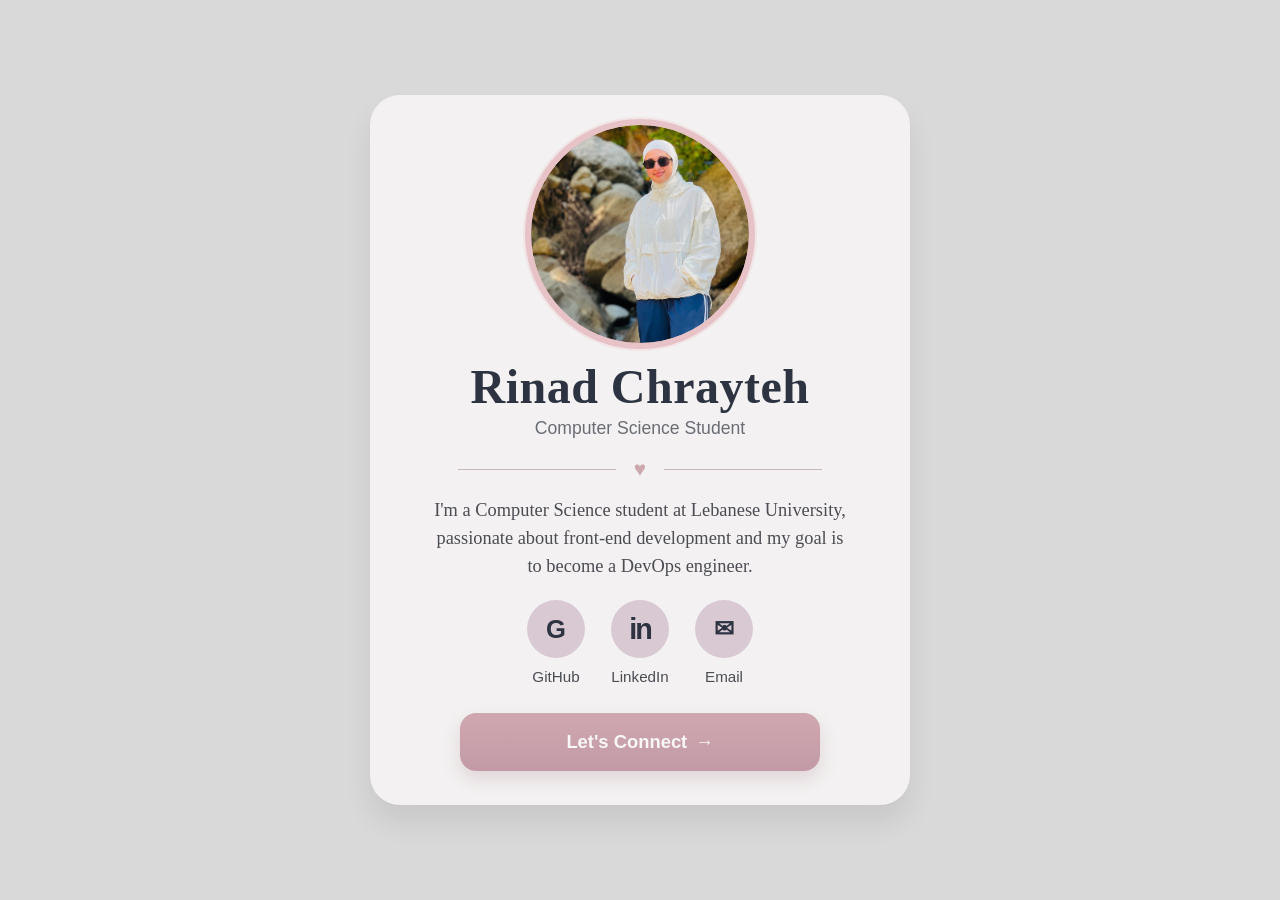
<file: index.html>
<!doctype html>
<html lang="en">
  <head>
    <meta charset="UTF-8" />
    <meta name="viewport" content="width=device-width, initial-scale=1.0" />
    <title>Rinad Chrayteh | Profile</title>
    <style>
      * {
        box-sizing: border-box;
      }

      body {
        margin: 0;
        min-height: 100vh;
        display: grid;
        place-items: center;
        background: #d9d9d9;
        font-family: Arial, sans-serif;
      }

      .profile-card {
        width: 540px;
        background: #f3f1f1;
        border-radius: 30px;
        box-shadow: 0 18px 28px rgba(0, 0, 0, 0.08);
        padding: 24px 42px 34px;
        text-align: center;
      }

      .profile-photo-wrap {
        width: 230px;
        height: 230px;
        margin: 0 auto 10px;
        border-radius: 50%;
        background: #e7c3c7;
        border: 6px solid #e7c3c7;
        overflow: hidden;
        display: block;
        box-shadow: 0 0 0 2px rgba(230, 176, 184, 0.2);
      }

      .profile-photo {
        width: 100%;
        height: 100%;
        display: block;
        object-fit: cover;
        object-position: center center;
        border-radius: 50%;
      }

      h1 {
        margin: 8px 0 4px;
        font-size: 3rem;
        font-family: Georgia, "Times New Roman", serif;
        font-weight: 700;
        color: #2d3341;
        letter-spacing: 0.5px;
      }

      .job-title {
        margin: 0;
        font-size: 1.1rem;
        font-weight: 400;
        color: #6a6d74;
        font-family: "Segoe UI", Tahoma, Geneva, Verdana, sans-serif;
      }

      .divider {
        display: flex;
        align-items: center;
        justify-content: center;
        gap: 18px;
        margin: 20px auto 18px;
        width: 80%;
      }

      .divider::before,
      .divider::after {
        content: "";
        flex: 1;
        height: 1px;
        background: #c5b7bb;
      }

      .divider .heart {
        color: #cda8ae;
        font-size: 1.3rem;
        line-height: 1;
      }

      .bio {
        max-width: 420px;
        margin: 0 auto 20px;
        font-size: 1.15rem;
        line-height: 1.5;
        color: #4c4d53;
        font-family: Georgia, "Times New Roman", serif;
      }

      .social-links {
        display: flex;
        justify-content: center;
        gap: 26px;
        margin-bottom: 28px;
      }

      .social-item {
        display: flex;
        flex-direction: column;
        align-items: center;
        gap: 10px;
        color: #3a3d46;
        text-decoration: none;
      }

      .icon-circle {
        width: 58px;
        height: 58px;
        border-radius: 50%;
        display: grid;
        place-items: center;
        background: #d8c9d3;
        color: #2d3341;
        font-weight: 700;
        font-size: 1.6rem;
      }

      .icon-circle.in {
        font-size: 1.8rem;
        font-weight: 700;
        letter-spacing: -2px;
      }

      .icon-circle.mail {
        font-size: 1.5rem;
      }

      .social-label {
        font-size: 0.95rem;
        color: #4b4d54;
      }

      .connect-button {
        display: inline-flex;
        align-items: center;
        justify-content: center;
        width: 100%;
        max-width: 360px;
        height: 58px;
        border: none;
        border-radius: 16px;
        background: linear-gradient(180deg, #d0a8b0, #c29aa7);
        color: #f9f7f7;
        text-decoration: none;
        font-size: 1.15rem;
        font-weight: 700;
        box-shadow: 0 8px 16px rgba(170, 132, 145, 0.25);
      }

      .connect-button span {
        margin-left: 8px;
      }

      @media (max-width: 600px) {
        .profile-card {
          width: min(92vw, 520px);
          padding: 20px 20px 28px;
        }

        h1 {
          font-size: 2.3rem;
        }

        .social-links {
          gap: 16px;
        }
      }
    </style>
  </head>
  <body>
    <div class="profile-card">
      <div class="profile-photo-wrap">
        <img class="profile-photo" src="WhatsApp Image 2026-09-25 at 9.36.36 AM.jpeg" alt="Rinad Chrayteh" />
      </div>

      <h1>Rinad Chrayteh</h1>
      <p class="job-title">Computer Science Student</p>

      <div class="divider">
        <span class="heart">♥</span>
      </div>

      <p class="bio">
        I'm a Computer Science student at Lebanese University, passionate about
        front-end development and my goal is to become a DevOps engineer.
      </p>

      <div class="social-links">
        <a href="https://github.com/Rinad35" target="_blank" rel="noopener" class="social-item">
          <span class="icon-circle">G</span>
          <span class="social-label">GitHub</span>
        </a>
        <a href="https://www.linkedin.com/in/Rinad Chrayteh/" target="_blank" rel="noopener" class="social-item">
          <span class="icon-circle in">in</span>
          <span class="social-label">LinkedIn</span>
        </a>
        <a href="mailto:rinadchrayteh@gmail.com" class="social-item">
          <span class="icon-circle mail">✉</span>
          <span class="social-label">Email</span>
        </a>
      </div>

      <a href="https://instagram.com/rinad.chr8" class="connect-button">Let's Connect <span>→</span></a>
    </div>
  </body>
</html>
</file>
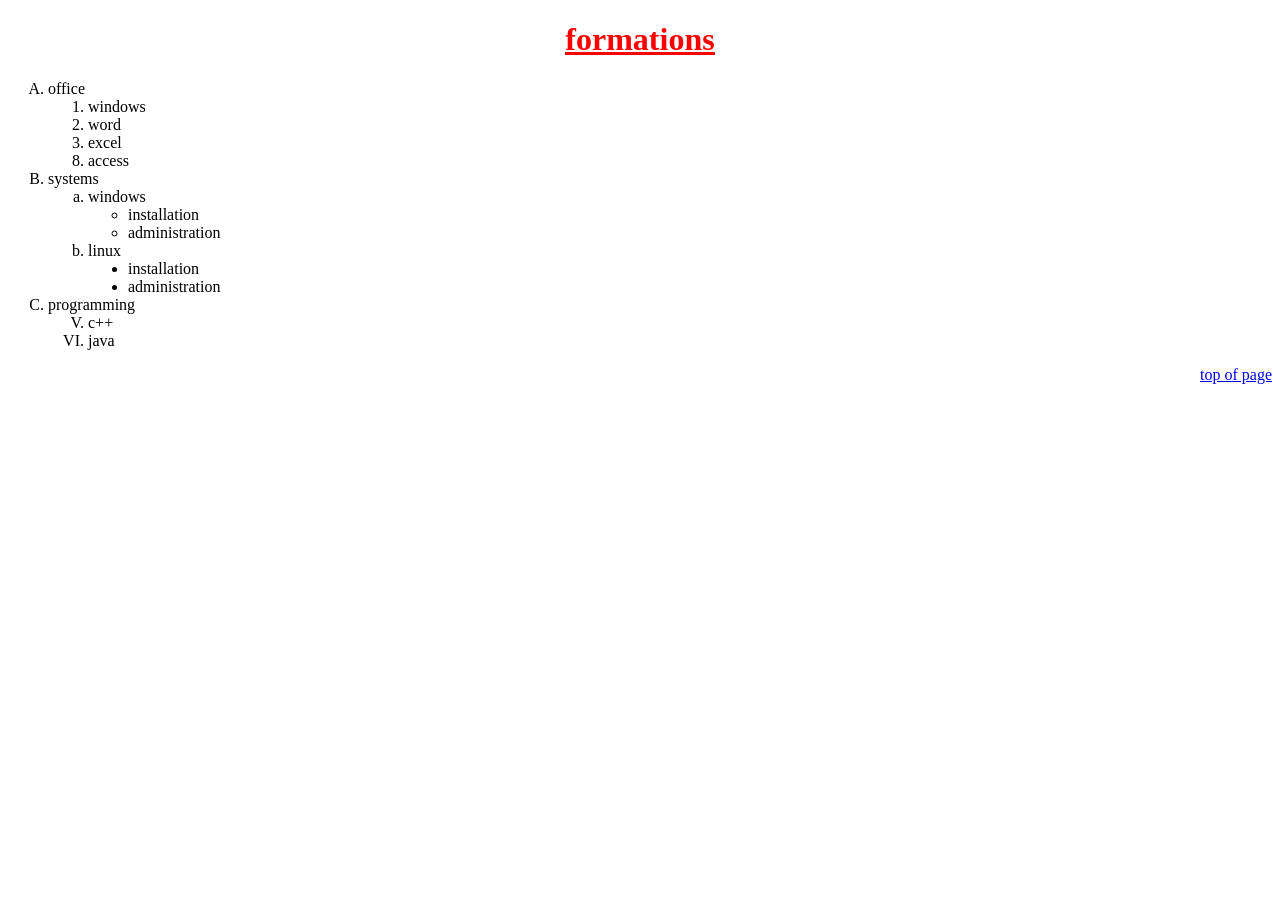
<file: excercice1.html>
<!DOCTYPE html>
<html lang="en">

<head>
    <meta charset="UTF-8">
    <meta name="viewport" content="width=device-width, initial-scale=1.0">
    <title>Document</title>
    <style>
h1{text-decoration: underline; font-family: italic; color: red;} 
#top{text-align: right;}
    </style>
</head>

<body>
<center><u><h1>formations</h1></u></center> 
    <ol type="A">
        <li>office</li>
        <ol type="1">
            <li>windows</li>
            <li>word</li>
            <li>excel</li>
            <li value="8">access</li>
        </ol>
        <li>systems</li>
        <ol type="a">
            <li>windows</li>
            <ul type="circle">
                <li>installation</li>
                <li>administration</li>
            </ul>
            <li>linux</li>
            <ul type="disc">
                <li>installation</li>
                <li>administration</li>
            </ul>
        </ol>
        <li>programming</li>
        <ol type="I" start="5">
            <li>c++</li>
            <li>java</li>
        </ol>
    </ol>
    <div id="top"><a href="#top">top of page</a></div>
</body>

</html>
</file>
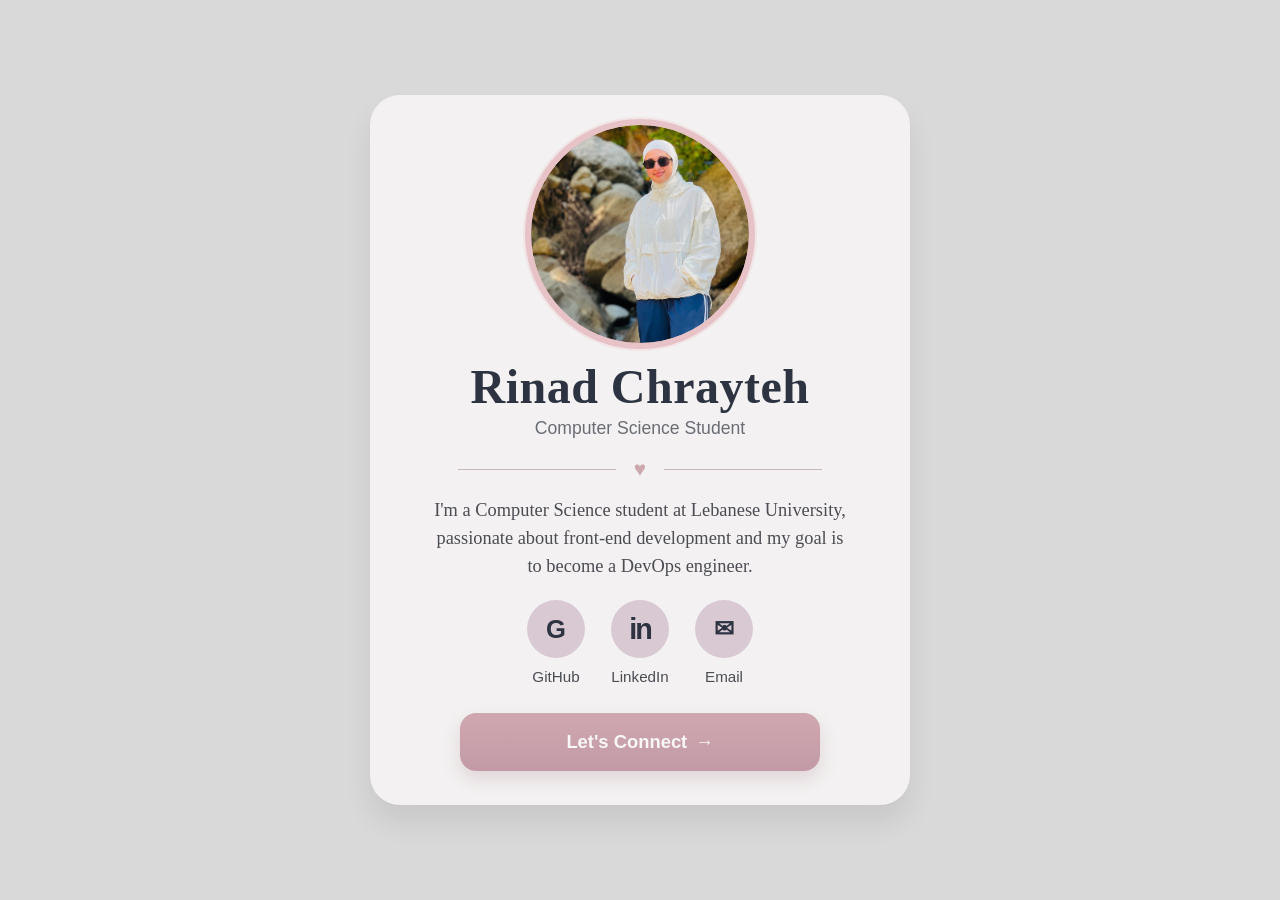
<file: my profile.html>
<!doctype html>
<html lang="en">
  <head>
    <meta charset="UTF-8" />
    <meta name="viewport" content="width=device-width, initial-scale=1.0" />
    <title>Rinad Chrayteh | Profile</title>
    <style>
      * {
        box-sizing: border-box;
      }

      body {
        margin: 0;
        min-height: 100vh;
        display: grid;
        place-items: center;
        background: #d9d9d9;
        font-family: Arial, sans-serif;
      }

      .profile-card {
        width: 540px;
        background: #f3f1f1;
        border-radius: 30px;
        box-shadow: 0 18px 28px rgba(0, 0, 0, 0.08);
        padding: 24px 42px 34px;
        text-align: center;
      }

      .profile-photo-wrap {
        width: 230px;
        height: 230px;
        margin: 0 auto 10px;
        border-radius: 50%;
        background: #e7c3c7;
        border: 6px solid #e7c3c7;
        overflow: hidden;
        display: block;
        box-shadow: 0 0 0 2px rgba(230, 176, 184, 0.2);
      }

      .profile-photo {
        width: 100%;
        height: 100%;
        display: block;
        object-fit: cover;
        object-position: center center;
        border-radius: 50%;
      }

      h1 {
        margin: 8px 0 4px;
        font-size: 3rem;
        font-family: Georgia, "Times New Roman", serif;
        font-weight: 700;
        color: #2d3341;
        letter-spacing: 0.5px;
      }

      .job-title {
        margin: 0;
        font-size: 1.1rem;
        font-weight: 400;
        color: #6a6d74;
        font-family: "Segoe UI", Tahoma, Geneva, Verdana, sans-serif;
      }

      .divider {
        display: flex;
        align-items: center;
        justify-content: center;
        gap: 18px;
        margin: 20px auto 18px;
        width: 80%;
      }

      .divider::before,
      .divider::after {
        content: "";
        flex: 1;
        height: 1px;
        background: #c5b7bb;
      }

      .divider .heart {
        color: #cda8ae;
        font-size: 1.3rem;
        line-height: 1;
      }

      .bio {
        max-width: 420px;
        margin: 0 auto 20px;
        font-size: 1.15rem;
        line-height: 1.5;
        color: #4c4d53;
        font-family: Georgia, "Times New Roman", serif;
      }

      .social-links {
        display: flex;
        justify-content: center;
        gap: 26px;
        margin-bottom: 28px;
      }

      .social-item {
        display: flex;
        flex-direction: column;
        align-items: center;
        gap: 10px;
        color: #3a3d46;
        text-decoration: none;
      }

      .icon-circle {
        width: 58px;
        height: 58px;
        border-radius: 50%;
        display: grid;
        place-items: center;
        background: #d8c9d3;
        color: #2d3341;
        font-weight: 700;
        font-size: 1.6rem;
      }

      .icon-circle.in {
        font-size: 1.8rem;
        font-weight: 700;
        letter-spacing: -2px;
      }

      .icon-circle.mail {
        font-size: 1.5rem;
      }

      .social-label {
        font-size: 0.95rem;
        color: #4b4d54;
      }

      .connect-button {
        display: inline-flex;
        align-items: center;
        justify-content: center;
        width: 100%;
        max-width: 360px;
        height: 58px;
        border: none;
        border-radius: 16px;
        background: linear-gradient(180deg, #d0a8b0, #c29aa7);
        color: #f9f7f7;
        text-decoration: none;
        font-size: 1.15rem;
        font-weight: 700;
        box-shadow: 0 8px 16px rgba(170, 132, 145, 0.25);
      }

      .connect-button span {
        margin-left: 8px;
      }

      @media (max-width: 600px) {
        .profile-card {
          width: min(92vw, 520px);
          padding: 20px 20px 28px;
        }

        h1 {
          font-size: 2.3rem;
        }

        .social-links {
          gap: 16px;
        }
      }
    </style>
  </head>
  <body>
    <div class="profile-card">
      <div class="profile-photo-wrap">
        <img class="profile-photo" src="WhatsApp Image 2026-09-25 at 9.36.36 AM.jpeg" alt="Rinad Chrayteh" />
      </div>

      <h1>Rinad Chrayteh</h1>
      <p class="job-title">Computer Science Student</p>

      <div class="divider">
        <span class="heart">♥</span>
      </div>

      <p class="bio">
        I'm a Computer Science student at Lebanese University, passionate about
        front-end development and my goal is to become a DevOps engineer.
      </p>

      <div class="social-links">
        <a href="https://github.com/" target="_blank" rel="noopener" class="social-item">
          <span class="icon-circle">G</span>
          <span class="social-label">GitHub</span>
        </a>
        <a href="https://www.linkedin.com/" target="_blank" rel="noopener" class="social-item">
          <span class="icon-circle in">in</span>
          <span class="social-label">LinkedIn</span>
        </a>
        <a href="mailto:rinadchrayteh@gmail.com" class="social-item">
          <span class="icon-circle mail">✉</span>
          <span class="social-label">Email</span>
        </a>
      </div>

      <a href="mailto:rinadchrayteh@email.com" class="connect-button">Let's Connect <span>→</span></a>
    </div>
  </body>
</html>
</file>
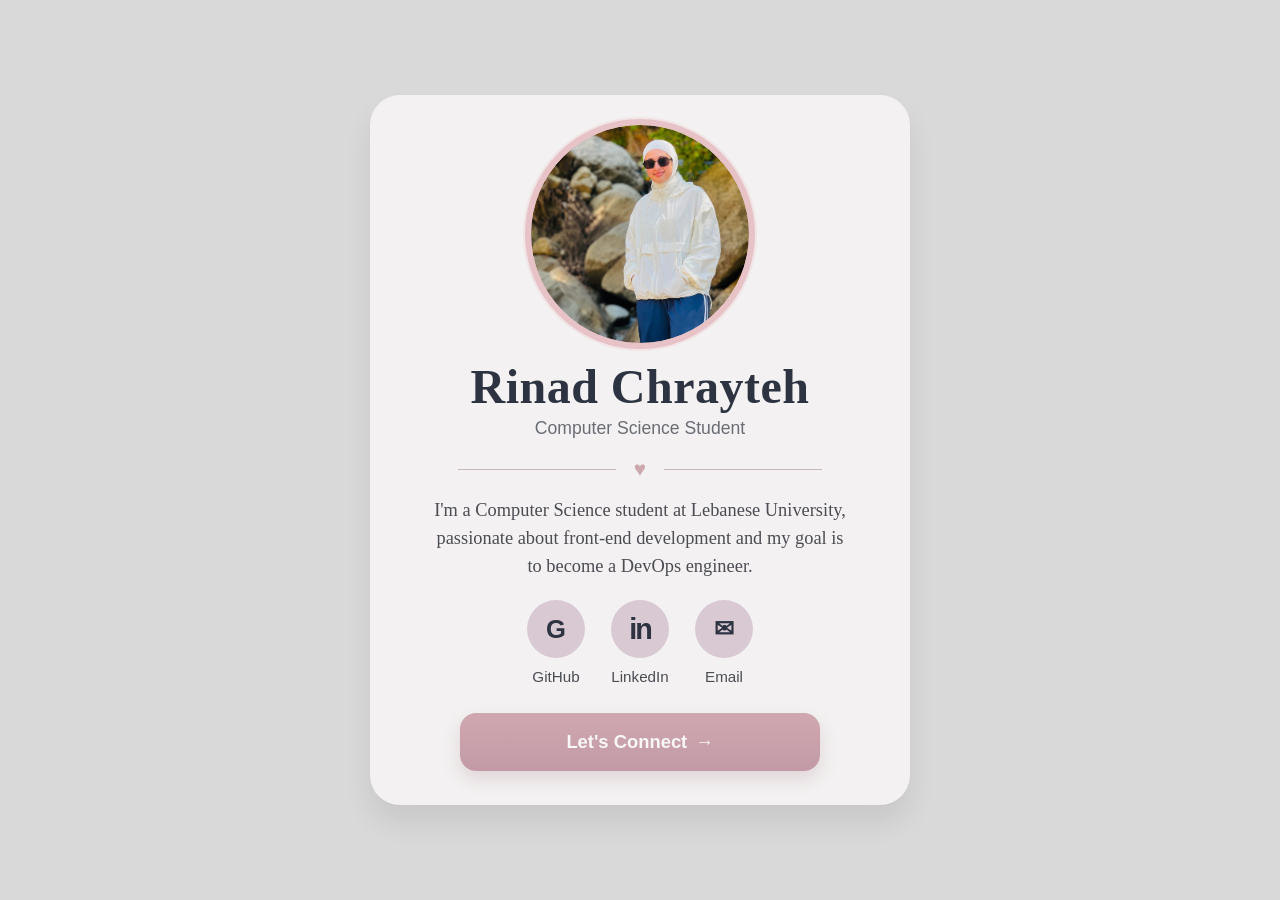
<file: myProfile.html>
<!doctype html>
<html lang="en">
  <head>
    <meta charset="UTF-8" />
    <meta name="viewport" content="width=device-width, initial-scale=1.0" />
    <title>Rinad Chrayteh | Profile</title>
    <style>
      * {
        box-sizing: border-box;
      }

      body {
        margin: 0;
        min-height: 100vh;
        display: grid;
        place-items: center;
        background: #d9d9d9;
        font-family: Arial, sans-serif;
      }

      .profile-card {
        width: 540px;
        background: #f3f1f1;
        border-radius: 30px;
        box-shadow: 0 18px 28px rgba(0, 0, 0, 0.08);
        padding: 24px 42px 34px;
        text-align: center;
      }

      .profile-photo-wrap {
        width: 230px;
        height: 230px;
        margin: 0 auto 10px;
        border-radius: 50%;
        background: #e7c3c7;
        border: 6px solid #e7c3c7;
        overflow: hidden;
        display: block;
        box-shadow: 0 0 0 2px rgba(230, 176, 184, 0.2);
      }

      .profile-photo {
        width: 100%;
        height: 100%;
        display: block;
        object-fit: cover;
        object-position: center center;
        border-radius: 50%;
      }

      h1 {
        margin: 8px 0 4px;
        font-size: 3rem;
        font-family: Georgia, "Times New Roman", serif;
        font-weight: 700;
        color: #2d3341;
        letter-spacing: 0.5px;
      }

      .job-title {
        margin: 0;
        font-size: 1.1rem;
        font-weight: 400;
        color: #6a6d74;
        font-family: "Segoe UI", Tahoma, Geneva, Verdana, sans-serif;
      }

      .divider {
        display: flex;
        align-items: center;
        justify-content: center;
        gap: 18px;
        margin: 20px auto 18px;
        width: 80%;
      }

      .divider::before,
      .divider::after {
        content: "";
        flex: 1;
        height: 1px;
        background: #c5b7bb;
      }

      .divider .heart {
        color: #cda8ae;
        font-size: 1.3rem;
        line-height: 1;
      }

      .bio {
        max-width: 420px;
        margin: 0 auto 20px;
        font-size: 1.15rem;
        line-height: 1.5;
        color: #4c4d53;
        font-family: Georgia, "Times New Roman", serif;
      }

      .social-links {
        display: flex;
        justify-content: center;
        gap: 26px;
        margin-bottom: 28px;
      }

      .social-item {
        display: flex;
        flex-direction: column;
        align-items: center;
        gap: 10px;
        color: #3a3d46;
        text-decoration: none;
      }

      .icon-circle {
        width: 58px;
        height: 58px;
        border-radius: 50%;
        display: grid;
        place-items: center;
        background: #d8c9d3;
        color: #2d3341;
        font-weight: 700;
        font-size: 1.6rem;
      }

      .icon-circle.in {
        font-size: 1.8rem;
        font-weight: 700;
        letter-spacing: -2px;
      }

      .icon-circle.mail {
        font-size: 1.5rem;
      }

      .social-label {
        font-size: 0.95rem;
        color: #4b4d54;
      }

      .connect-button {
        display: inline-flex;
        align-items: center;
        justify-content: center;
        width: 100%;
        max-width: 360px;
        height: 58px;
        border: none;
        border-radius: 16px;
        background: linear-gradient(180deg, #d0a8b0, #c29aa7);
        color: #f9f7f7;
        text-decoration: none;
        font-size: 1.15rem;
        font-weight: 700;
        box-shadow: 0 8px 16px rgba(170, 132, 145, 0.25);
      }

      .connect-button span {
        margin-left: 8px;
      }

      @media (max-width: 600px) {
        .profile-card {
          width: min(92vw, 520px);
          padding: 20px 20px 28px;
        }

        h1 {
          font-size: 2.3rem;
        }

        .social-links {
          gap: 16px;
        }
      }
    </style>
  </head>
  <body>
    <div class="profile-card">
      <div class="profile-photo-wrap">
        <img class="profile-photo" src="WhatsApp Image 2026-09-25 at 9.36.36 AM.jpeg" alt="Rinad Chrayteh" />
      </div>

      <h1>Rinad Chrayteh</h1>
      <p class="job-title">Computer Science Student</p>

      <div class="divider">
        <span class="heart">♥</span>
      </div>

      <p class="bio">
        I'm a Computer Science student at Lebanese University, passionate about
        front-end development and my goal is to become a DevOps engineer.
      </p>

      <div class="social-links">
        <a href="https://github.com/Rinad35" target="_blank" rel="noopener" class="social-item">
          <span class="icon-circle">G</span>
          <span class="social-label">GitHub</span>
        </a>
        <a href="https://www.linkedin.com/Rinad Chrayteh" target="_blank" rel="noopener" class="social-item">
          <span class="icon-circle in">in</span>
          <span class="social-label">LinkedIn</span>
        </a>
        <a href="mailto:rinadchrayteh@gmail.com" class="social-item">
          <span class="icon-circle mail">✉</span>
          <span class="social-label">Email</span>
        </a>
      </div>

      <a href="https://instagram.com/rinad.chr8" class="connect-button">Let's Connect <span>→</span></a>
    </div>
  </body>
</html>
</file>
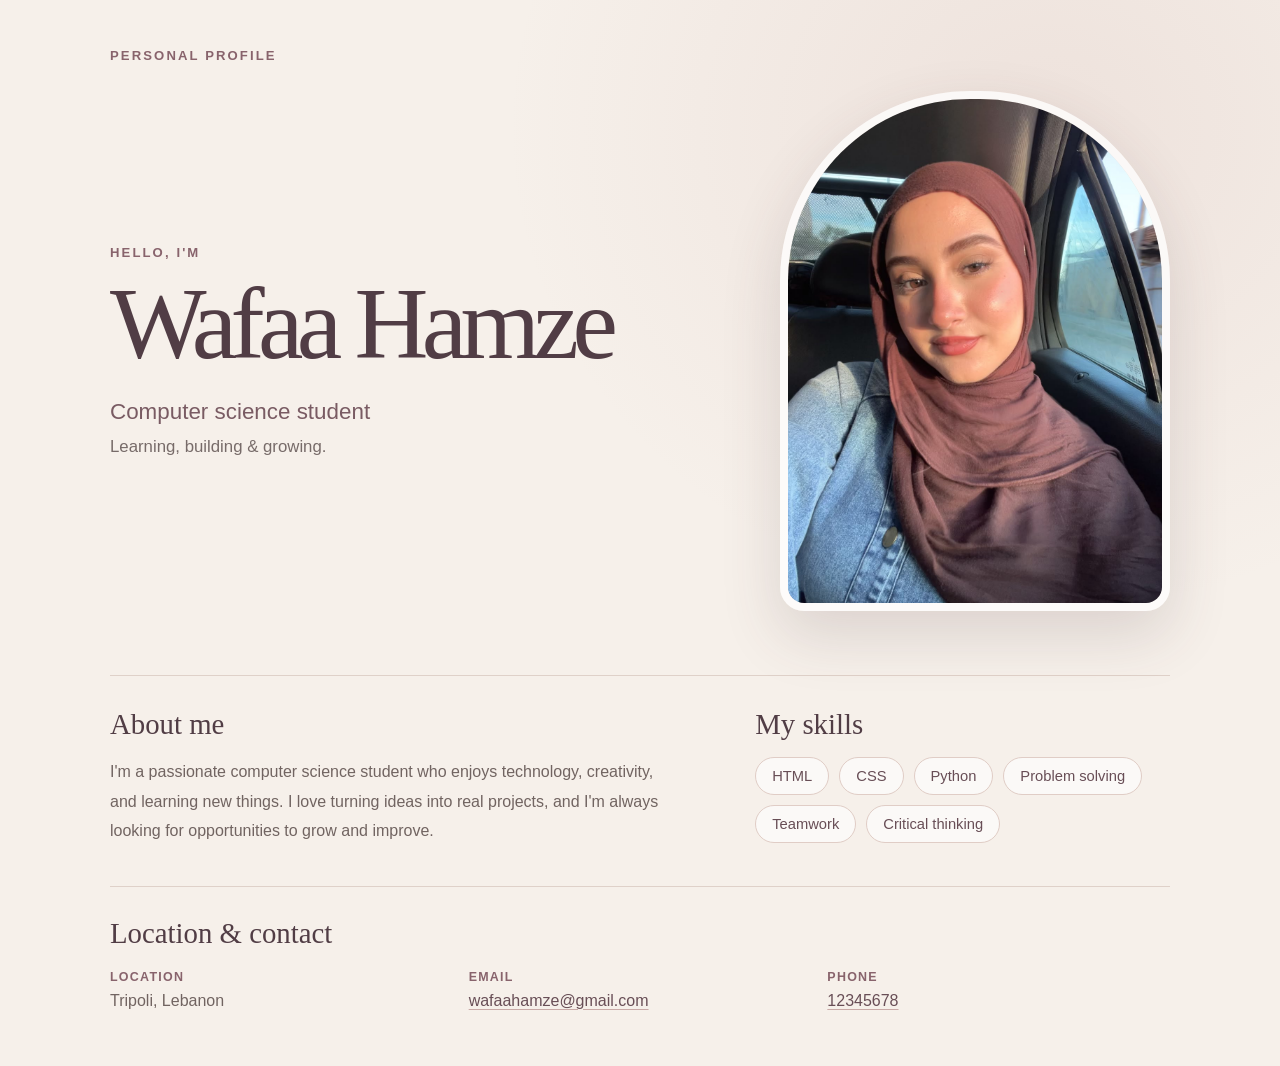
<file: profile.html>
<!doctype html>
<html lang="en">
  <head>
    <meta charset="UTF-8" />
    <meta name="viewport" content="width=device-width, initial-scale=1.0" />
    <meta
      name="description"
      content="The personal profile of Wafaa Hamze, a computer science student."
    />
    <title>Wafaa Hamze | Personal Profile</title>
    <link rel="stylesheet" href="fufu.css" />
  </head>
  <body>
    <main class="page">
      <p class="eyebrow">Personal profile</p>

      <section class="profile-header" aria-labelledby="profile-name">
        <div class="profile-text">
          <p class="intro-label">Hello, I'm</p>
          <h1 id="profile-name">Wafaa Hamze</h1>
          <h2>Computer science student</h2>
          <p class="tagline">Learning, building &amp; growing.</p>
        </div>
        <img
          src="WhatsApp Image 2026-10-24 at 7.24.21 PM.jpeg"
          alt="Wafaa Hamze "
          class="profile-photo"
        />
      </section>

      <section class="details" aria-label="About and skills">
        <div class="about">
          <h2>About me</h2>
          <p>
            I'm a passionate computer science student who enjoys technology,
            creativity, and learning new things. I love turning ideas into real
            projects, and I'm always looking for opportunities to grow and
            improve.
          </p>
        </div>
        <div class="skills">
          <h2>My skills</h2>
          <ul class="skill-list" aria-label="Skills">
            <li>HTML</li>
            <li>CSS</li>
            <li>Python</li>
            <li>Problem solving</li>
            <li>Teamwork</li>
            <li>Critical thinking</li>
          </ul>
        </div>
      </section>

      <section class="contact" aria-labelledby="contact-heading">
        <h2 id="contact-heading">Location &amp; contact</h2>
        <ul class="contact-list">
          <li>
            <span class="contact-label">Location</span>
            <span>Tripoli, Lebanon</span>
          </li>
          <li>
            <span class="contact-label">Email</span>
            <a href="mailto:wafaahamze@gmail.com">wafaahamze@gmail.com</a>
          </li>
          <li>
            <span class="contact-label">Phone</span>
            <a href="tel:12345678">12345678</a>
          </li>
        </ul>
      </section>
    </main>
  </body>
</html>
</file>
<file: fufu.css>
:root {
  color-scheme: light;
  font-family: Arial, Helvetica, sans-serif;
  color: #392d32;
  background: #f6f0ea;
  font-synthesis: none;
  text-rendering: optimizeLegibility;
}

* {
  box-sizing: border-box;
}

body {
  min-width: 320px;
  min-height: 100vh;
  margin: 0;
  padding: 48px 24px;
  background:
    radial-gradient(ellipse at 82% 12%, rgba(190, 145, 139, 0.15), transparent 34rem),
    #f6f0ea;
}

.page {
  width: min(100%, 1060px);
  margin: 0 auto;
}

.eyebrow,
.intro-label {
  color: #88636c;
  font-size: 0.82rem;
  font-weight: 700;
  letter-spacing: 0.16em;
  text-transform: uppercase;
}

.eyebrow {
  margin: 0 0 28px;
}

.profile-header {
  display: flex;
  align-items: center;
  justify-content: space-between;
  gap: clamp(32px, 7vw, 90px);
}

.profile-text {
  flex: 1;
}

.intro-label {
  margin: 0 0 14px;
}

.profile-text h1 {
  max-width: 560px;
  margin: 0;
  color: #513d45;
  font-family: Georgia, "Times New Roman", serif;
  font-size: clamp(3.2rem, 8vw, 6.5rem);
  font-weight: 500;
  letter-spacing: -0.065em;
  line-height: 0.98;
}

.profile-text h2 {
  margin: 24px 0 12px;
  color: #795b63;
  font-size: clamp(1.1rem, 2.2vw, 1.4rem);
  font-weight: 500;
}

.tagline {
  margin: 0;
  color: #776b69;
  font-size: 1.05rem;
}

.profile-photo {
  display: block;
  width: min(42%, 390px);
  aspect-ratio: 3 / 4;
  border: 8px solid rgba(255, 255, 255, 0.75);
  border-radius: 190px 190px 24px 24px;
  object-fit: cover;
  object-position: center;
  box-shadow: 0 24px 60px rgba(79, 54, 60, 0.16);
}

.details {
  display: grid;
  grid-template-columns: 1.15fr 0.85fr;
  gap: clamp(32px, 7vw, 84px);
  margin-top: 64px;
  padding-top: 32px;
  border-top: 1px solid #dfd1c9;
}

.details h2 {
  margin: 0 0 16px;
  color: #513d45;
  font-family: Georgia, "Times New Roman", serif;
  font-size: 1.8rem;
  font-weight: 500;
}

.about p {
  max-width: 570px;
  margin: 0;
  color: #716461;
  font-size: 1rem;
  line-height: 1.85;
}

.skill-list {
  display: flex;
  flex-wrap: wrap;
  gap: 10px;
  margin: 0;
  padding: 0;
  list-style: none;
}

.skill-list li {
  padding: 10px 16px;
  border: 1px solid #e0cdc6;
  border-radius: 999px;
  background: rgba(255, 255, 255, 0.62);
  color: #684e56;
  font-size: 0.92rem;
  transition: background-color 160ms ease, transform 160ms ease;
}

.skill-list li:hover {
  transform: translateY(-2px);
  background: #eadbd5;
}

.contact {
  margin-top: 40px;
  padding: 30px 0 8px;
  border-top: 1px solid #dfd1c9;
}

.contact h2 {
  margin: 0 0 20px;
  color: #513d45;
  font-family: Georgia, "Times New Roman", serif;
  font-size: 1.8rem;
  font-weight: 500;
}

.contact-list {
  display: grid;
  grid-template-columns: repeat(3, minmax(0, 1fr));
  gap: 16px;
  margin: 0;
  padding: 0;
  list-style: none;
}

.contact-list li {
  display: flex;
  flex-direction: column;
  gap: 8px;
  min-width: 0;
  color: #716461;
  overflow-wrap: anywhere;
}

.contact-label {
  color: #88636c;
  font-size: 0.78rem;
  font-weight: 700;
  letter-spacing: 0.1em;
  text-transform: uppercase;
}

.contact-list a {
  color: #684e56;
  text-decoration-color: #c9aaa7;
  text-underline-offset: 3px;
}

.contact-list a:hover {
  color: #513d45;
}

@media (max-width: 650px) {
  body {
    padding: 28px 20px 40px;
  }

  .eyebrow {
    margin-bottom: 20px;
  }

  .profile-header {
    flex-direction: column-reverse;
    gap: 30px;
    text-align: center;
  }

  .profile-photo {
    width: min(76%, 330px);
  }

  .profile-text h1 {
    margin-inline: auto;
  }

  .details {
    grid-template-columns: 1fr;
    gap: 34px;
    margin-top: 44px;
  }

  .contact-list {
    grid-template-columns: 1fr;
    gap: 20px;
  }
}

@media (prefers-reduced-motion: reduce) {
  *,
  *::before,
  *::after {
    scroll-behavior: auto !important;
    transition-duration: 0.01ms !important;
    animation-duration: 0.01ms !important;
    animation-iteration-count: 1 !important;
  }
}
</file>
